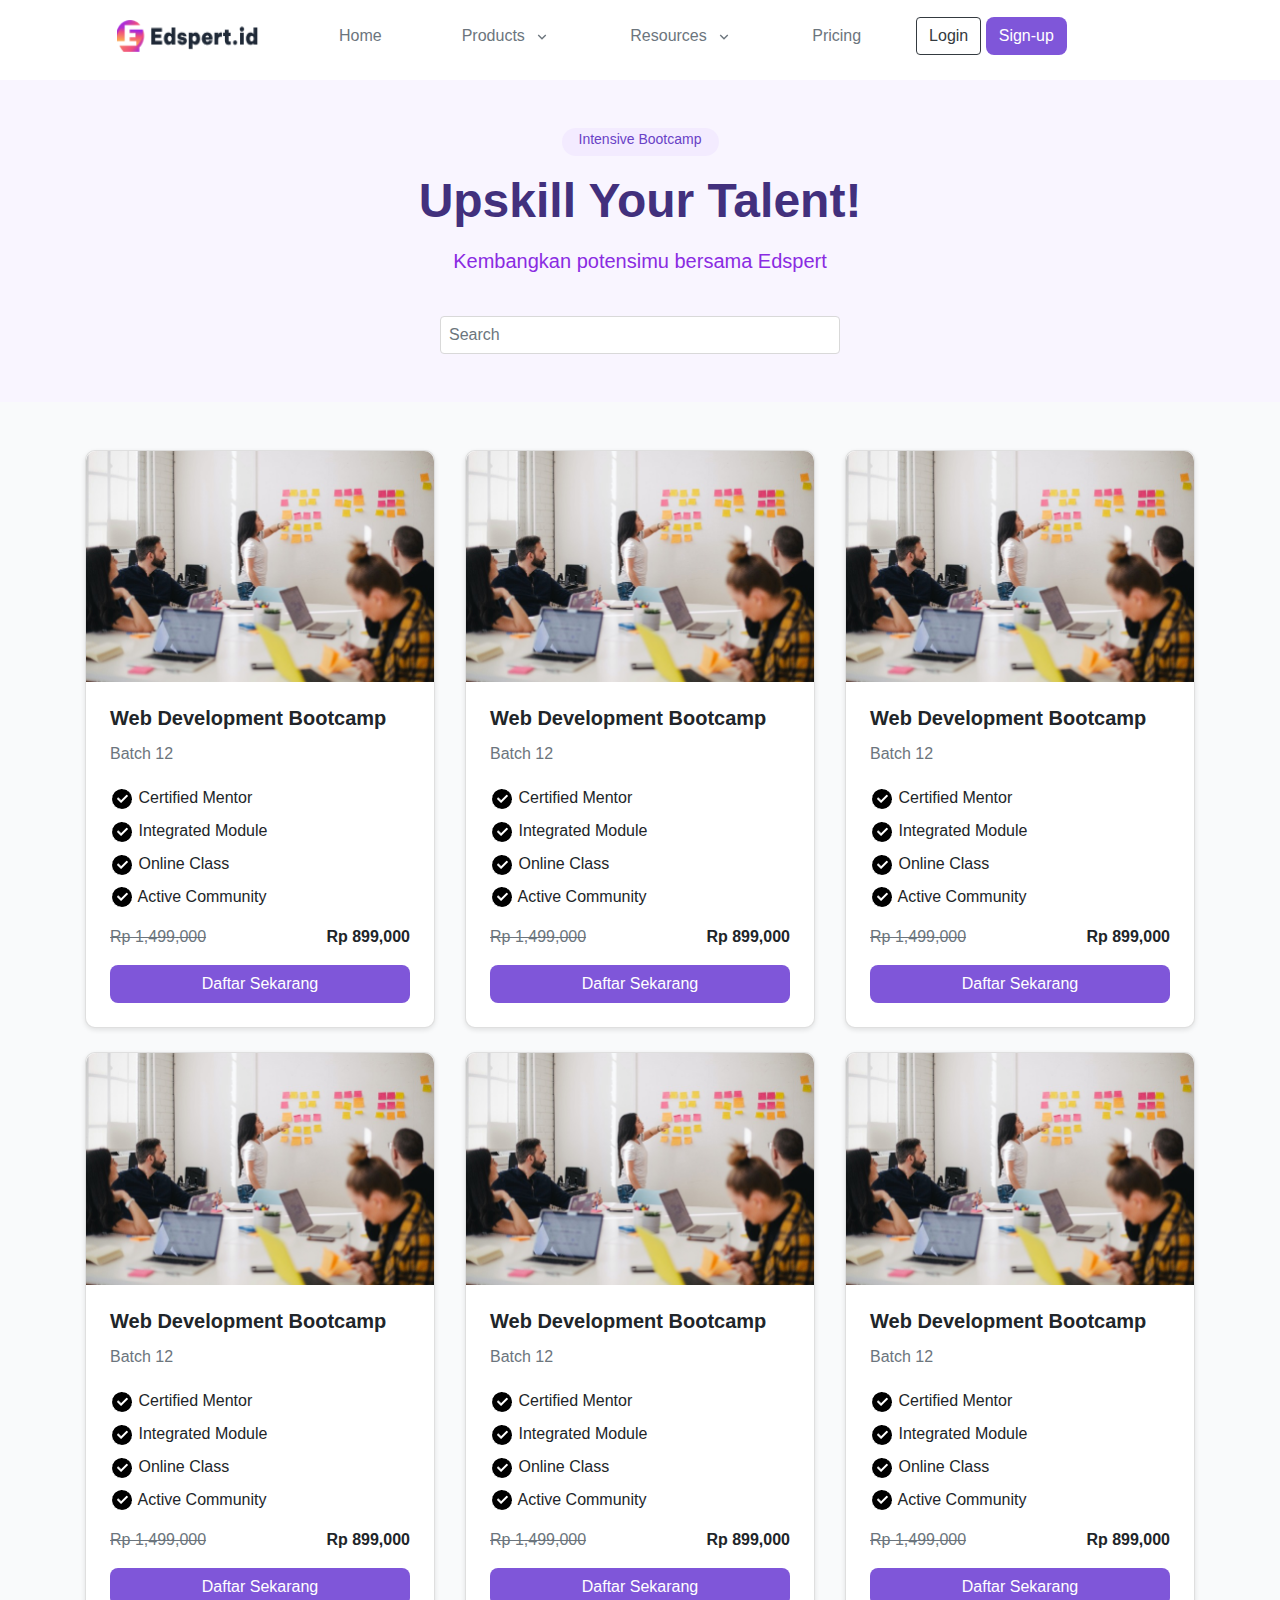
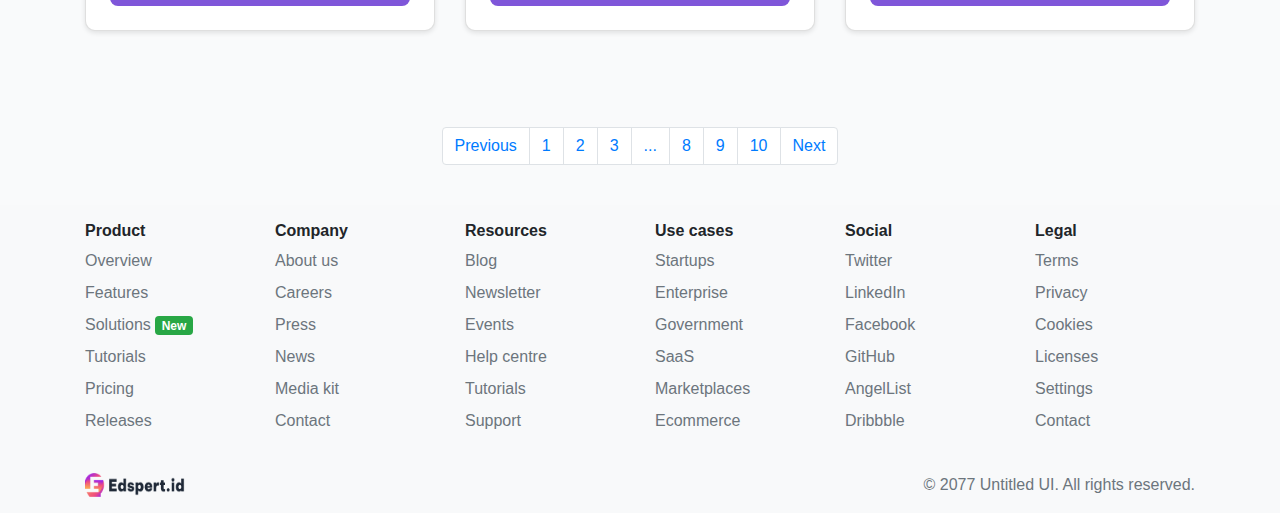
<file: catalouge.html>
<!DOCTYPE html>
<html lang="en">
  <head>
    <meta charset="UTF-8" />
    <meta name="viewport" content="width=device-width, initial-scale=1.0" />
    <title>Upskill Your Talent</title>
    <link
      href="https://stackpath.bootstrapcdn.com/bootstrap/4.5.2/css/bootstrap.min.css"
      rel="stylesheet"
    />
    <link rel="stylesheet" href="styles.css" />
  </head>
  <body>
    <header class="p-3 bg-white">
      <div class="container">
        <div
          class="d-flex flex-wrap align-items-center justify-content-center justify-content-lg-start"
        >
          <a
            href="/"
            class="d-flex align-items-center mb-2 mb-lg-0 text-dark text-decoration-none"
          >
            <img src="./Img/bd1f6844c704ca24fd7d0d63a54c1259.png" alt="" />
          </a>
          <ul
            class="nav col-12 col-lg-auto me-lg-auto mb-2 justify-content-center mb-md-0"
          >
            <li>
              <a
                href="index.html"
                class="nav-link px-2 text-secondary animated-link"
                >Home</a
              >
            </li>
            <li>
              <a href="#" class="nav-link px-2 text-secondary animated-link"
                >Products
                <svg
                  xmlns="http://www.w3.org/2000/svg"
                  viewBox="0 0 24 24"
                  fill="currentColor"
                  width="16"
                  height="16"
                >
                  <path
                    d="M11.9999 13.1714L16.9497 8.22168L18.3639 9.63589L11.9999 15.9999L5.63599 9.63589L7.0502 8.22168L11.9999 13.1714Z"
                  ></path>
                </svg>
              </a>
            </li>
            <li>
              <a href="#" class="nav-link px-2 text-secondary animated-link"
                >Resources
                <svg
                  xmlns="http://www.w3.org/2000/svg"
                  viewBox="0 0 24 24"
                  fill="currentColor"
                  width="16"
                  height="16"
                >
                  <path
                    d="M11.9999 13.1714L16.9497 8.22168L18.3639 9.63589L11.9999 15.9999L5.63599 9.63589L7.0502 8.22168L11.9999 13.1714Z"
                  ></path>
                </svg>
              </a>
            </li>
            <li>
              <a href="#" class="nav-link px-2 text-secondary animated-link"
                >Pricing</a
              >
            </li>
          </ul>
          <div class="text-end">
            <button type="button" class="btn btn-outline-dark me-2">
              Login
            </button>
            <button type="button" class="btn btn-purple">Sign-up</button>
          </div>
        </div>
      </div>
    </header>
    <section class="hero">
      <div class="container text-center py-5">
        <div class="badge badge-light-purple">Intensive Bootcamp</div>
        <h1 class="font-weight-bold my-3">Upskill Your Talent!</h1>
        <p class="text-light-purple">Kembangkan potensimu bersama Edspert</p>
        <div class="search-box mx-auto mt-4">
          <input type="text" class="form-control" placeholder="Search" />
        </div>
      </div>
    </section>

    <section class="katalog">
      <div class="container py-5">
        <div class="row">
          <!-- Card 1 -->
          <div class="col-md-4 mb-4">
            <div class="card custom-card">
              <img
                src="Img/f953e09417701424b001bcd66ecd4f57.jpeg"
                class="card-img-top"
                alt="..."
              />
              <div class="card-body">
                <h5 class="card-title">Web Development Bootcamp</h5>
                <p class="card-text">Batch 12</p>
                <ul class="list-unstyled card-features">
                  <li>
                    <img
                      src="icon/checkbox-circle-fill.png"
                      alt="Check"
                      class="icon"
                    />
                    Certified Mentor
                  </li>
                  <li>
                    <img
                      src="icon/checkbox-circle-fill.png"
                      alt="Check"
                      class="icon"
                    />
                    Integrated Module
                  </li>
                  <li>
                    <img
                      src="icon/checkbox-circle-fill.png"
                      alt="Check"
                      class="icon"
                    />
                    Online Class
                  </li>
                  <li>
                    <img
                      src="icon/checkbox-circle-fill.png"
                      alt="Check"
                      class="icon"
                    />
                    Active Community
                  </li>
                </ul>
                <div class="price-section">
                  <p class="text-muted text-decoration-line-through">
                    Rp 1,499,000
                  </p>
                  <p class="font-weight-bold">Rp 899,000</p>
                </div>
                <a href="#" class="btn btn-purple btn-block">Daftar Sekarang</a>
              </div>
            </div>
          </div>
          <div class="col-md-4 mb-4">
            <div class="card custom-card">
              <img
                src="Img/f953e09417701424b001bcd66ecd4f57.jpeg"
                class="card-img-top"
                alt="..."
              />
              <div class="card-body">
                <h5 class="card-title">Web Development Bootcamp</h5>
                <p class="card-text">Batch 12</p>
                <ul class="list-unstyled card-features">
                  <li>
                    <img
                      src="icon/checkbox-circle-fill.png"
                      alt="Check"
                      class="icon"
                    />
                    Certified Mentor
                  </li>
                  <li>
                    <img
                      src="icon/checkbox-circle-fill.png"
                      alt="Check"
                      class="icon"
                    />
                    Integrated Module
                  </li>
                  <li>
                    <img
                      src="icon/checkbox-circle-fill.png"
                      alt="Check"
                      class="icon"
                    />
                    Online Class
                  </li>
                  <li>
                    <img
                      src="icon/checkbox-circle-fill.png"
                      alt="Check"
                      class="icon"
                    />
                    Active Community
                  </li>
                </ul>
                <div class="price-section">
                  <p class="text-muted text-decoration-line-through">
                    Rp 1,499,000
                  </p>
                  <p class="font-weight-bold">Rp 899,000</p>
                </div>
                <a href="#" class="btn btn-purple btn-block">Daftar Sekarang</a>
              </div>
            </div>
          </div>
          <div class="col-md-4 mb-4">
            <div class="card custom-card">
              <img
                src="Img/f953e09417701424b001bcd66ecd4f57.jpeg"
                class="card-img-top"
                alt="..."
              />
              <div class="card-body">
                <h5 class="card-title">Web Development Bootcamp</h5>
                <p class="card-text">Batch 12</p>
                <ul class="list-unstyled card-features">
                  <li>
                    <img
                      src="icon/checkbox-circle-fill.png"
                      alt="Check"
                      class="icon"
                    />
                    Certified Mentor
                  </li>
                  <li>
                    <img
                      src="icon/checkbox-circle-fill.png"
                      alt="Check"
                      class="icon"
                    />
                    Integrated Module
                  </li>
                  <li>
                    <img
                      src="icon/checkbox-circle-fill.png"
                      alt="Check"
                      class="icon"
                    />
                    Online Class
                  </li>
                  <li>
                    <img
                      src="icon/checkbox-circle-fill.png"
                      alt="Check"
                      class="icon"
                    />
                    Active Community
                  </li>
                </ul>
                <div class="price-section">
                  <p class="text-muted text-decoration-line-through">
                    Rp 1,499,000
                  </p>
                  <p class="font-weight-bold">Rp 899,000</p>
                </div>
                <a href="#" class="btn btn-purple btn-block">Daftar Sekarang</a>
              </div>
            </div>
          </div>
          <!-- Repeat the card for additional cards -->
        </div>
        <div class="row">
          <!-- Card 2 -->
          <div class="col-md-4 mb-4">
            <div class="card custom-card">
              <img
                src="Img/f953e09417701424b001bcd66ecd4f57.jpeg"
                class="card-img-top"
                alt="..."
              />
              <div class="card-body">
                <h5 class="card-title">Web Development Bootcamp</h5>
                <p class="card-text">Batch 12</p>
                <ul class="list-unstyled card-features">
                  <li>
                    <img
                      src="icon/checkbox-circle-fill.png"
                      alt="Check"
                      class="icon"
                    />
                    Certified Mentor
                  </li>
                  <li>
                    <img
                      src="icon/checkbox-circle-fill.png"
                      alt="Check"
                      class="icon"
                    />
                    Integrated Module
                  </li>
                  <li>
                    <img
                      src="icon/checkbox-circle-fill.png"
                      alt="Check"
                      class="icon"
                    />
                    Online Class
                  </li>
                  <li>
                    <img
                      src="icon/checkbox-circle-fill.png"
                      alt="Check"
                      class="icon"
                    />
                    Active Community
                  </li>
                </ul>
                <div class="price-section">
                  <p class="text-muted text-decoration-line-through">
                    Rp 1,499,000
                  </p>
                  <p class="font-weight-bold">Rp 899,000</p>
                </div>
                <a href="#" class="btn btn-purple btn-block">Daftar Sekarang</a>
              </div>
            </div>
          </div>
          <div class="col-md-4 mb-4">
            <div class="card custom-card">
              <img
                src="Img/f953e09417701424b001bcd66ecd4f57.jpeg"
                class="card-img-top"
                alt="..."
              />
              <div class="card-body">
                <h5 class="card-title">Web Development Bootcamp</h5>
                <p class="card-text">Batch 12</p>
                <ul class="list-unstyled card-features">
                  <li>
                    <img
                      src="icon/checkbox-circle-fill.png"
                      alt="Check"
                      class="icon"
                    />
                    Certified Mentor
                  </li>
                  <li>
                    <img
                      src="icon/checkbox-circle-fill.png"
                      alt="Check"
                      class="icon"
                    />
                    Integrated Module
                  </li>
                  <li>
                    <img
                      src="icon/checkbox-circle-fill.png"
                      alt="Check"
                      class="icon"
                    />
                    Online Class
                  </li>
                  <li>
                    <img
                      src="icon/checkbox-circle-fill.png"
                      alt="Check"
                      class="icon"
                    />
                    Active Community
                  </li>
                </ul>
                <div class="price-section">
                  <p class="text-muted text-decoration-line-through">
                    Rp 1,499,000
                  </p>
                  <p class="font-weight-bold">Rp 899,000</p>
                </div>
                <a href="#" class="btn btn-purple btn-block">Daftar Sekarang</a>
              </div>
            </div>
          </div>
          <div class="col-md-4 mb-4">
            <div class="card custom-card">
              <img
                src="Img/f953e09417701424b001bcd66ecd4f57.jpeg"
                class="card-img-top"
                alt="..."
              />
              <div class="card-body">
                <h5 class="card-title">Web Development Bootcamp</h5>
                <p class="card-text">Batch 12</p>
                <ul class="list-unstyled card-features">
                  <li>
                    <img
                      src="icon/checkbox-circle-fill.png"
                      alt="Check"
                      class="icon"
                    />
                    Certified Mentor
                  </li>
                  <li>
                    <img
                      src="icon/checkbox-circle-fill.png"
                      alt="Check"
                      class="icon"
                    />
                    Integrated Module
                  </li>
                  <li>
                    <img
                      src="icon/checkbox-circle-fill.png"
                      alt="Check"
                      class="icon"
                    />
                    Online Class
                  </li>
                  <li>
                    <img
                      src="icon/checkbox-circle-fill.png"
                      alt="Check"
                      class="icon"
                    />
                    Active Community
                  </li>
                </ul>
                <div class="price-section">
                  <p class="text-muted text-decoration-line-through">
                    Rp 1,499,000
                  </p>
                  <p class="font-weight-bold">Rp 899,000</p>
                </div>
                <a href="#" class="btn btn-purple btn-block">Daftar Sekarang</a>
              </div>
            </div>
          </div>
          <!-- Repeat the card for additional cards -->
        </div>
      </div>
    </section>

    <!-- Pagination Section -->
    <div class="container py-4">
      <nav aria-label="Page navigation">
        <ul class="pagination justify-content-center">
          <li class="page-item"><a class="page-link" href="#">Previous</a></li>
          <li class="page-item"><a class="page-link" href="#">1</a></li>
          <li class="page-item"><a class="page-link" href="#">2</a></li>
          <li class="page-item"><a class="page-link" href="#">3</a></li>
          <li class="page-item"><a class="page-link" href="#">...</a></li>
          <li class="page-item"><a class="page-link" href="#">8</a></li>
          <li class="page-item"><a class="page-link" href="#">9</a></li>
          <li class="page-item"><a class="page-link" href="#">10</a></li>
          <li class="page-item"><a class="page-link" href="#">Next</a></li>
        </ul>
      </nav>
    </div>

    <!-- Footer Section -->
    <footer class="footer mt-auto py-3 bg-light">
      <div class="container">
        <div class="row">
          <div class="col-md-2">
            <h5>Product</h5>
            <ul class="list-unstyled">
              <li><a href="#">Overview</a></li>
              <li><a href="#">Features</a></li>
              <li>
                <a href="#"
                  >Solutions <span class="badge badge-new">New</span></a
                >
              </li>
              <li><a href="#">Tutorials</a></li>
              <li><a href="#">Pricing</a></li>
              <li><a href="#">Releases</a></li>
            </ul>
          </div>
          <div class="col-md-2">
            <h5>Company</h5>
            <ul class="list-unstyled">
              <li><a href="#">About us</a></li>
              <li><a href="#">Careers</a></li>
              <li><a href="#">Press</a></li>
              <li><a href="#">News</a></li>
              <li><a href="#">Media kit</a></li>
              <li><a href="#">Contact</a></li>
            </ul>
          </div>
          <div class="col-md-2">
            <h5>Resources</h5>
            <ul class="list-unstyled">
              <li><a href="#">Blog</a></li>
              <li><a href="#">Newsletter</a></li>
              <li><a href="#">Events</a></li>
              <li><a href="#">Help centre</a></li>
              <li><a href="#">Tutorials</a></li>
              <li><a href="#">Support</a></li>
            </ul>
          </div>
          <div class="col-md-2">
            <h5>Use cases</h5>
            <ul class="list-unstyled">
              <li><a href="#">Startups</a></li>
              <li><a href="#">Enterprise</a></li>
              <li><a href="#">Government</a></li>
              <li><a href="#">SaaS</a></li>
              <li><a href="#">Marketplaces</a></li>
              <li><a href="#">Ecommerce</a></li>
            </ul>
          </div>
          <div class="col-md-2">
            <h5>Social</h5>
            <ul class="list-unstyled">
              <li><a href="#">Twitter</a></li>
              <li><a href="#">LinkedIn</a></li>
              <li><a href="#">Facebook</a></li>
              <li><a href="#">GitHub</a></li>
              <li><a href="#">AngelList</a></li>
              <li><a href="#">Dribbble</a></li>
            </ul>
          </div>
          <div class="col-md-2">
            <h5>Legal</h5>
            <ul class="list-unstyled">
              <li><a href="#">Terms</a></li>
              <li><a href="#">Privacy</a></li>
              <li><a href="#">Cookies</a></li>
              <li><a href="#">Licenses</a></li>
              <li><a href="#">Settings</a></li>
              <li><a href="#">Contact</a></li>
            </ul>
          </div>
        </div>
        <div class="d-flex justify-content-between mt-4">
          <img
            src="Img/bd1f6844c704ca24fd7d0d63a54c1259.png"
            alt="Edspert.id"
          />
          <p class="text-muted mb-0">
            © 2077 Untitled UI. All rights reserved.
          </p>
        </div>
      </div>
    </footer>

    <script src="https://code.jquery.com/jquery-3.5.1.slim.min.js"></script>
    <script src="https://cdn.jsdelivr.net/npm/@popperjs/core@2.9.2/dist/umd/popper.min.js"></script>
    <script src="https://stackpath.bootstrapcdn.com/bootstrap/4.5.2/js/bootstrap.min.js"></script>
  </body>
</html>
</file>
<file: styles.css>
body {
  background-color: #f9fafb;
}

header {
  width: 100vw;
  height: 80px;
}
header .container img {
  margin-right: 40px;
  margin-left: 32px;
  width: 142px;
  height: 32px;
}
.nav-link {
  color: #6c757d !important;
  margin: 0 32px;
  font-size: 16px;
}

.nav-link i,
.nav-link svg {
  margin-left: 5px;
}

.btn-purple {
  background-color: #6f42c1;
  color: white;
}

.btn-purple:hover {
  background-color: #563d7c;
  color: white;
}

.animated-link {
  position: relative;
  display: inline-block;
  transition: color 0.3s ease;
}

.animated-link::before {
  content: "";
  position: absolute;
  width: 0;
  height: 2px;
  bottom: 0;
  left: 0;
  background-color: #6f42c1;
  transition: width 0.4s ease-out;
}

.animated-link:hover::before {
  width: 100%;
}

.animated-link:hover {
  color: #6f42c1 !important;
  transition: color 0.3s ease, transform 0.3s ease;
  transform: scale(1.1);
}

.animated-link::after {
  opacity: 0;
}

.hero {
  background-color: #f9f5ff;
  margin: 0;
}

.hero .container {
  display: flex;
  flex-direction: column;
  align-items: center;
}

.badge-light-purple {
  background-color: #f3ebff;
  color: #6941c6;
  width: 157px;
  height: 28px;
  padding: 4px 12px;
  border-radius: 16px;
  font-size: 14px;
  font-weight: 500;
}

.hero h1 {
  color: #42307d;
  font-size: 3rem;
  font-weight: 600;
}

.text-light-purple {
  color: #8a2be2;
  font-size: 1.25rem;
}

.search-box input {
  width: 300px;
  border: 1px solid #d9d9d9;
  padding: 0.5rem;
  border-radius: 0.25rem;
}

@media (min-width: 768px) {
  .body-content {
    max-width: 600px;
    margin: auto;
  }
}

.card.custom-card {
  border-radius: 10px;
  box-shadow: 0 2px 5px rgba(0, 0, 0, 0.1);
}

.card.custom-card img {
  border-top-left-radius: 10px;
  border-top-right-radius: 10px;
}

.card-body {
  padding: 1.5rem;
}

.card-title {
  font-size: 1.25rem;
  font-weight: bold;
  margin-bottom: 0.75rem;
}

.card-text {
  color: #6c757d;
  margin-bottom: 1.25rem;
}

.card-features {
  list-style: none;
  padding-left: 0;
}

.card-features li {
  margin-bottom: 0.5rem;
}

.card-features li i {
  color: #28a745;
  margin-right: 0.5rem;
}

.text-decoration-line-through {
  text-decoration: line-through;
  color: #6c757d;
}

.price-section {
  display: flex;
  justify-content: space-between;
}

.font-weight-bold {
  font-weight: bold;
}

.btn-purple {
  background-color: #7f56d9;
  color: white;
  border-radius: 8px;
}

.btn-purple:hover {
  background-color: #563d7c;
  color: white;
}

@media (min-width: 768px) {
  .search-box input {
    width: 400px;
  }
}

.footer {
  background-color: #f8f9fa;
  padding-top: 2rem;
  padding-bottom: 2rem;
}

.footer h5 {
  font-size: 1rem;
  font-weight: bold;
}

.footer ul {
  list-style: none;
  padding-left: 0;
}

.footer ul li {
  margin-bottom: 0.5rem;
}

.footer ul li a {
  text-decoration: none;
  color: #6c757d;
  transition: color 0.3s ease;
}

.footer ul li a:hover {
  color: #343a40;
  font-weight: bold;
}

.badge-new {
  background-color: #28a745;
  color: #fff;
  padding: 0.2rem 0.4rem;
  font-size: 0.75rem;
  border-radius: 0.25rem;
}

.footer img {
  width: 100px;
  height: auto;
}

@media (min-width: 768px) and (max-width: 1023px) {
  .text-end {
    visibility: hidden;
  }
}
</file>
